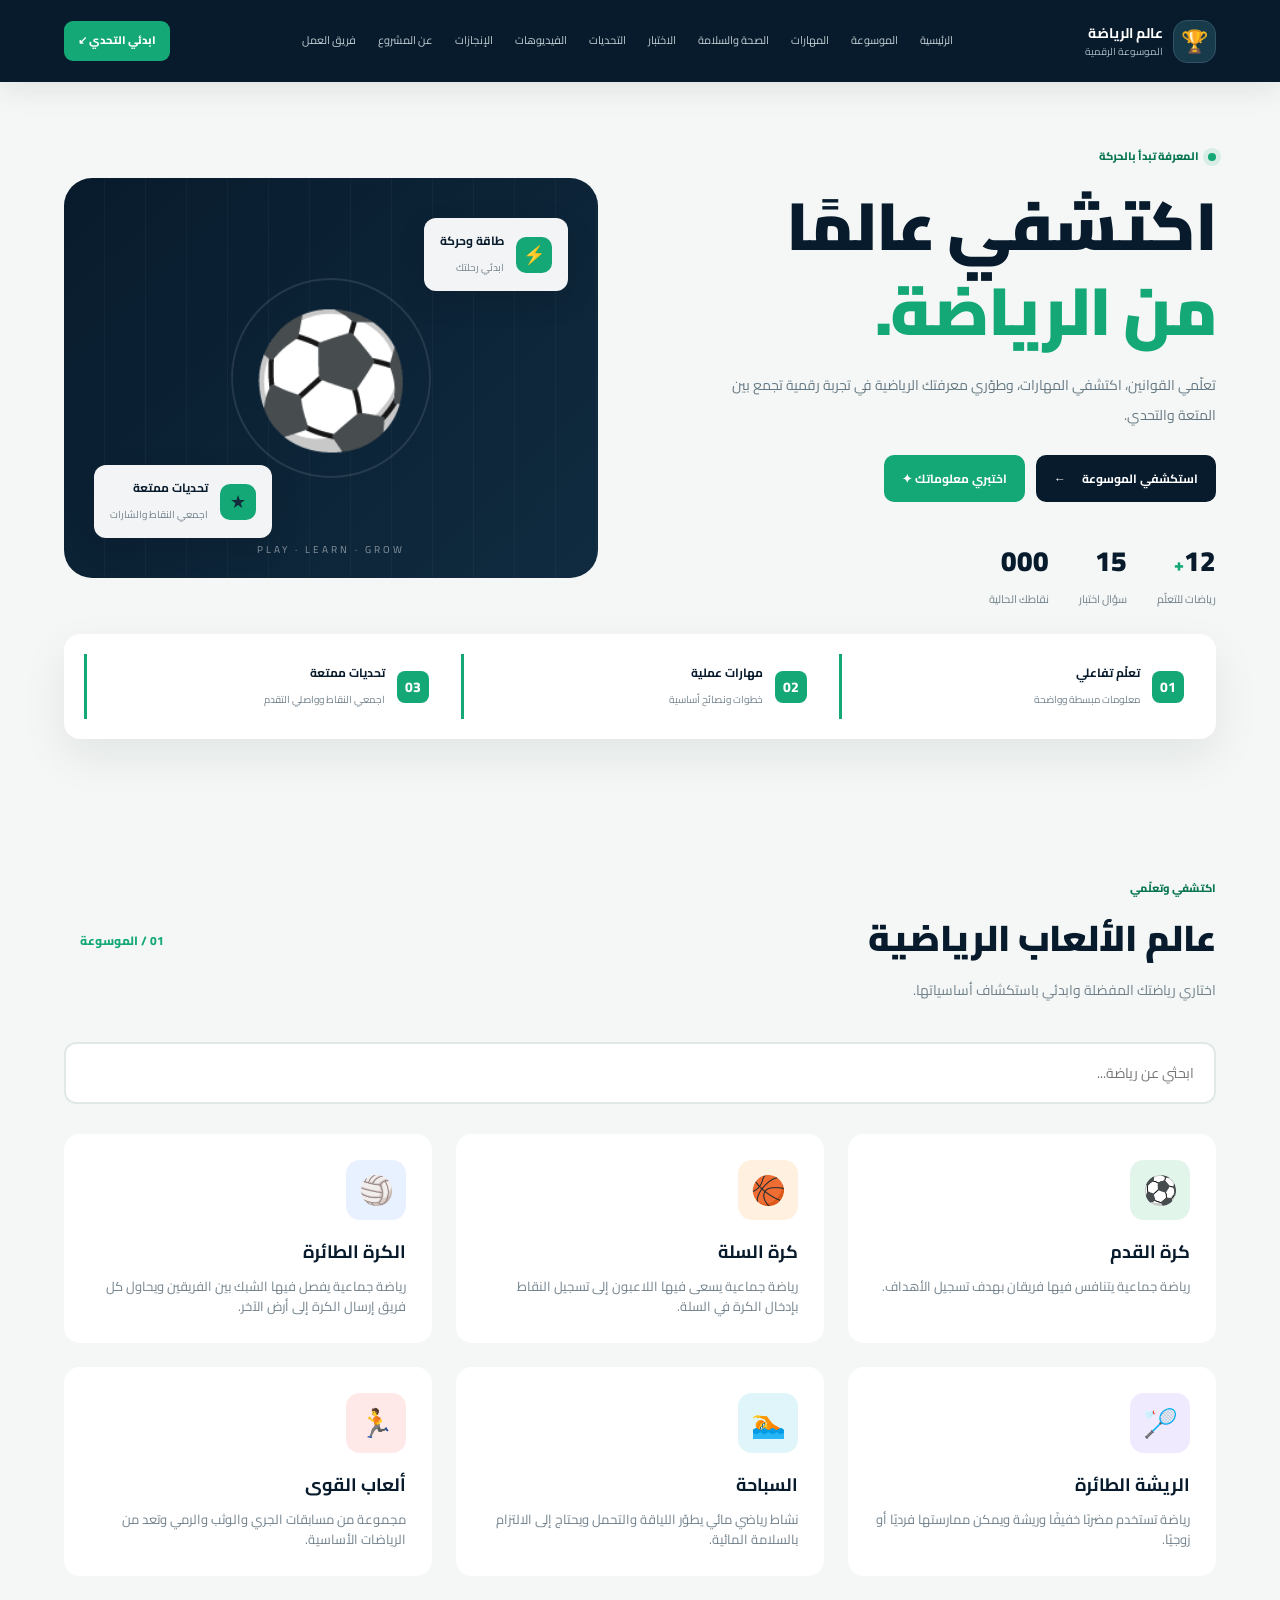
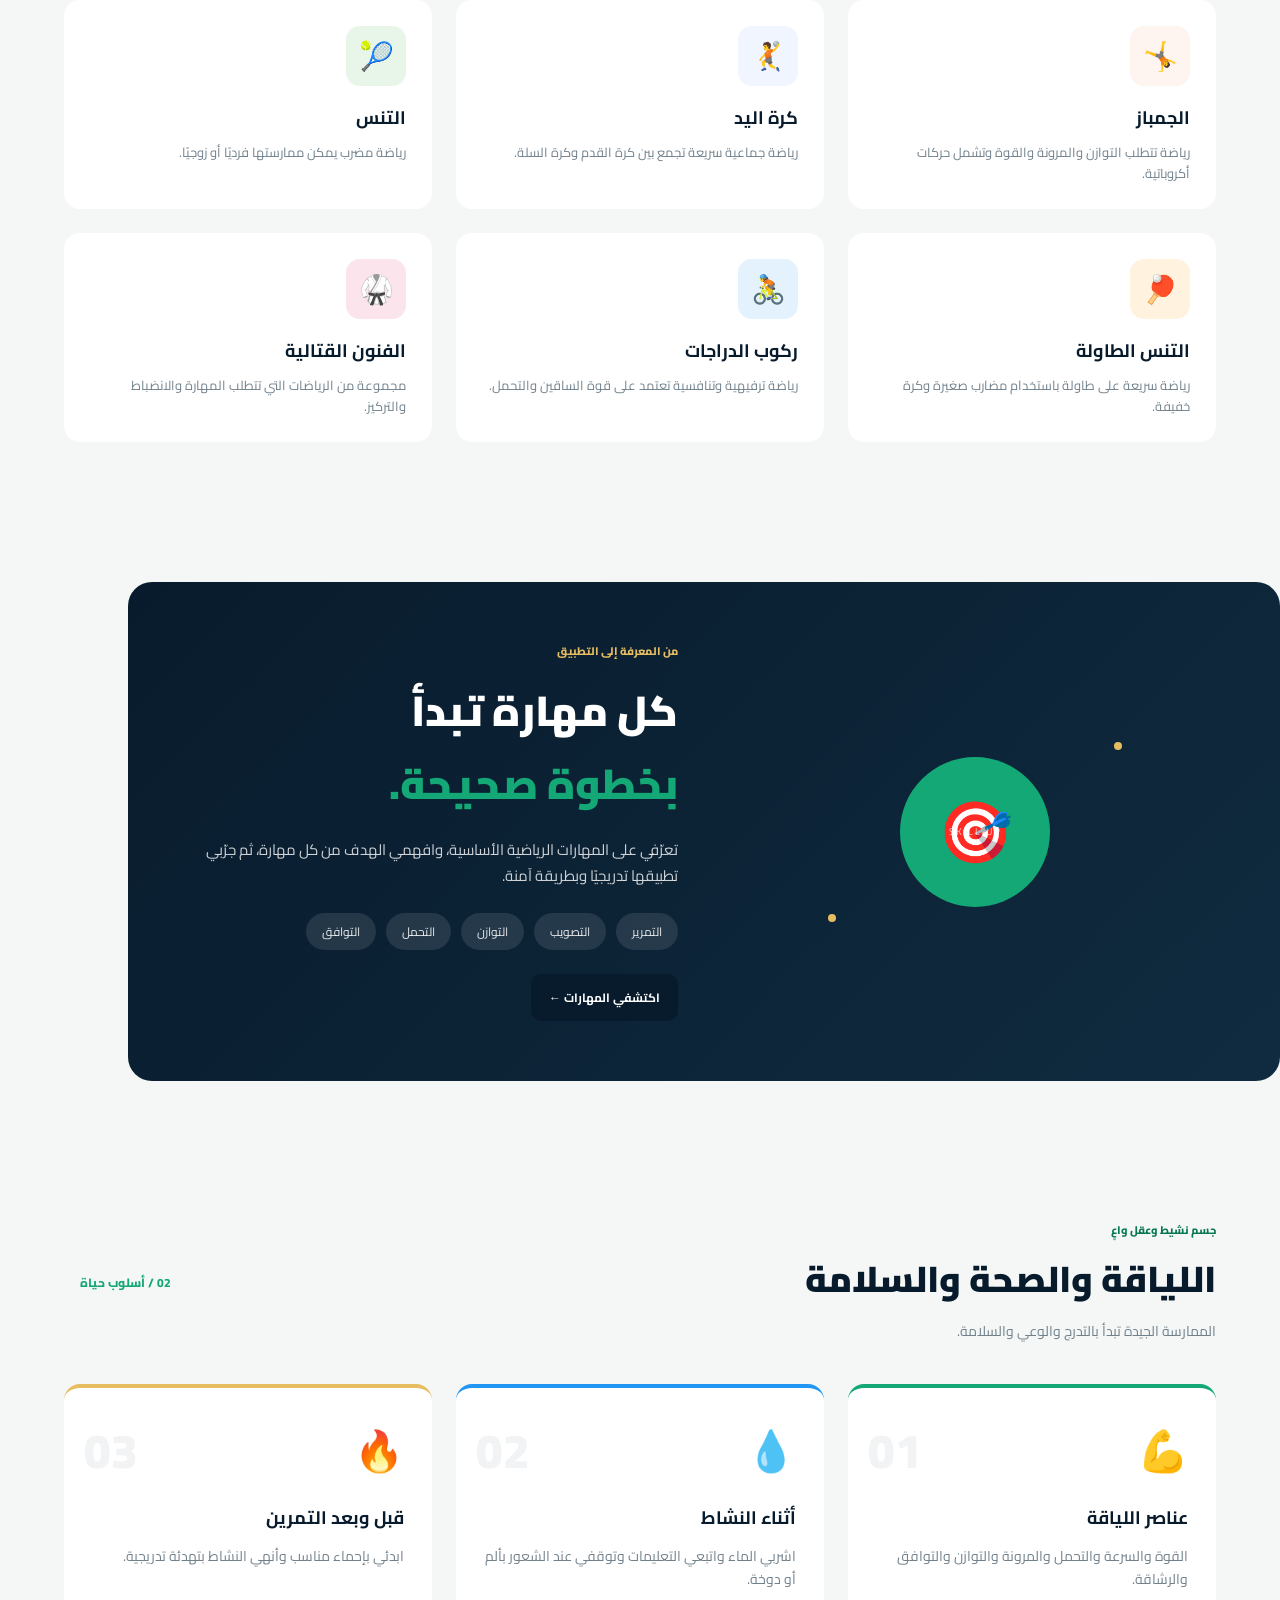
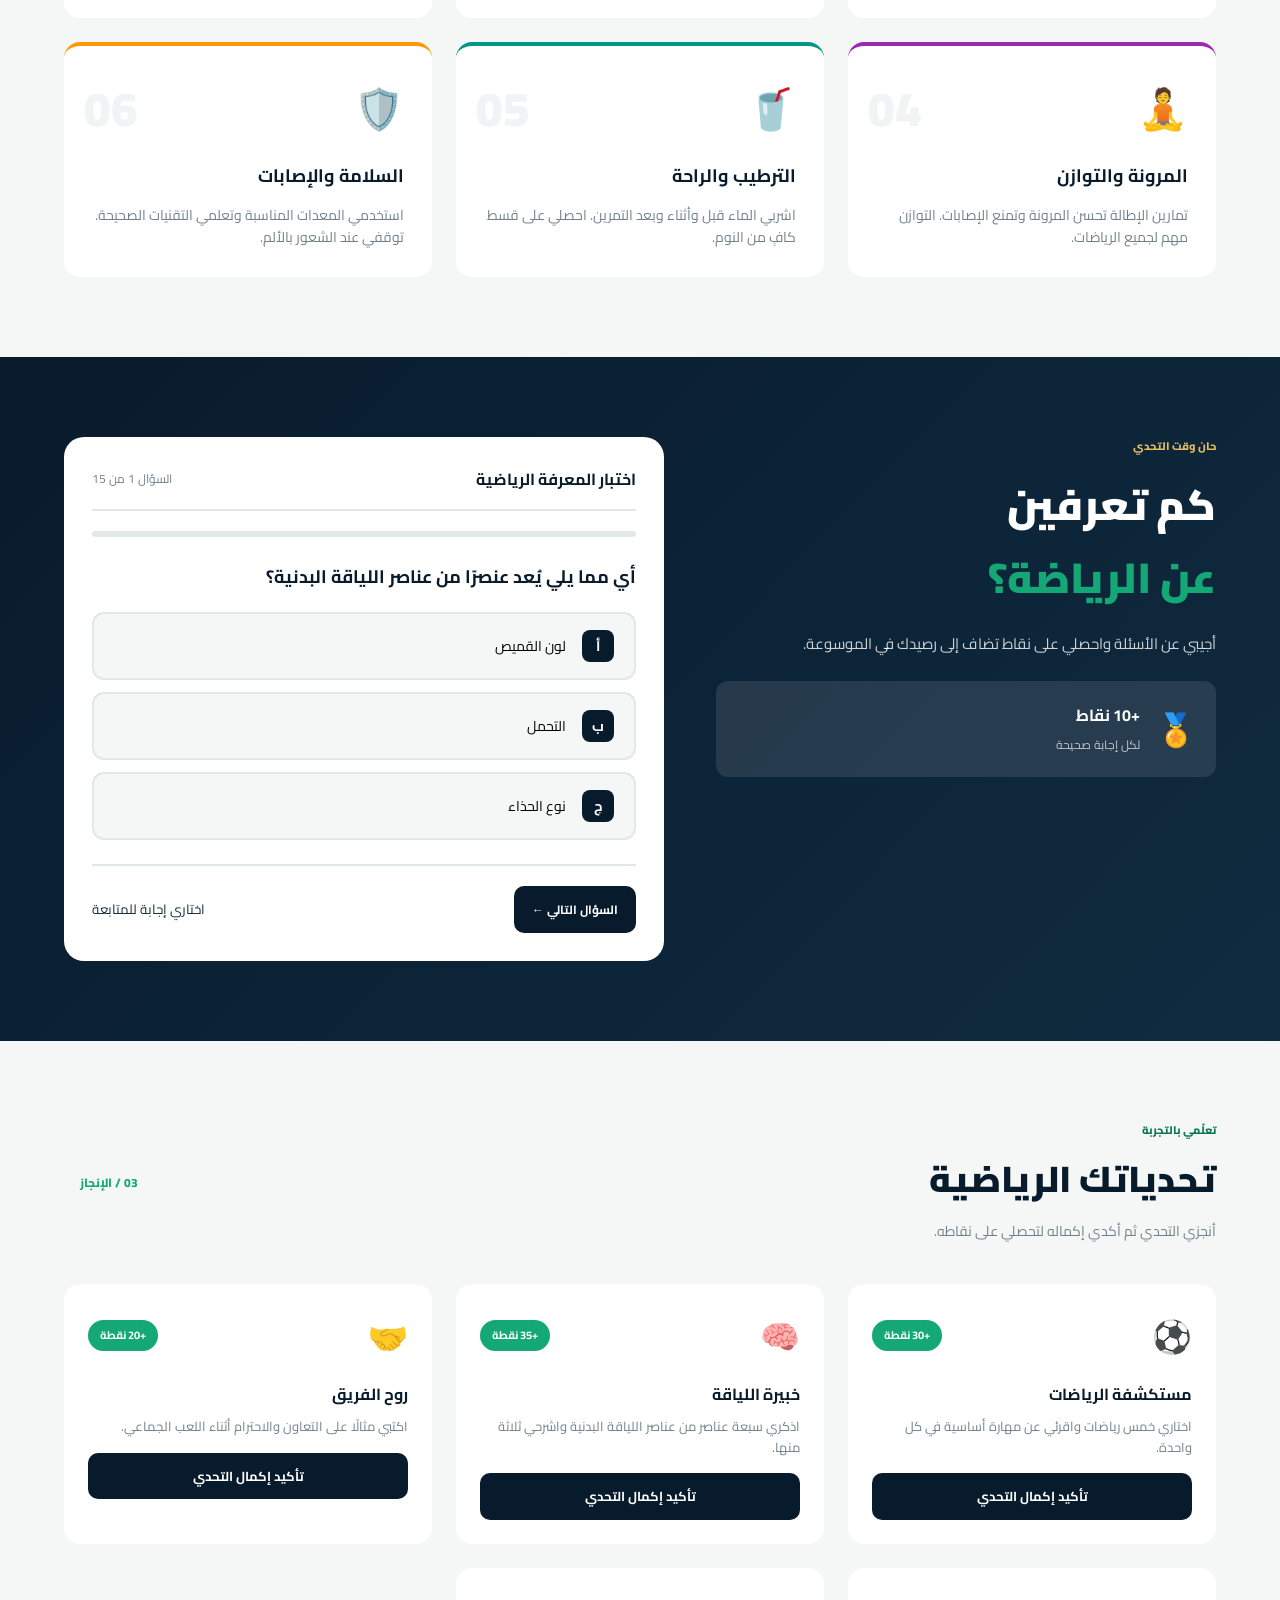
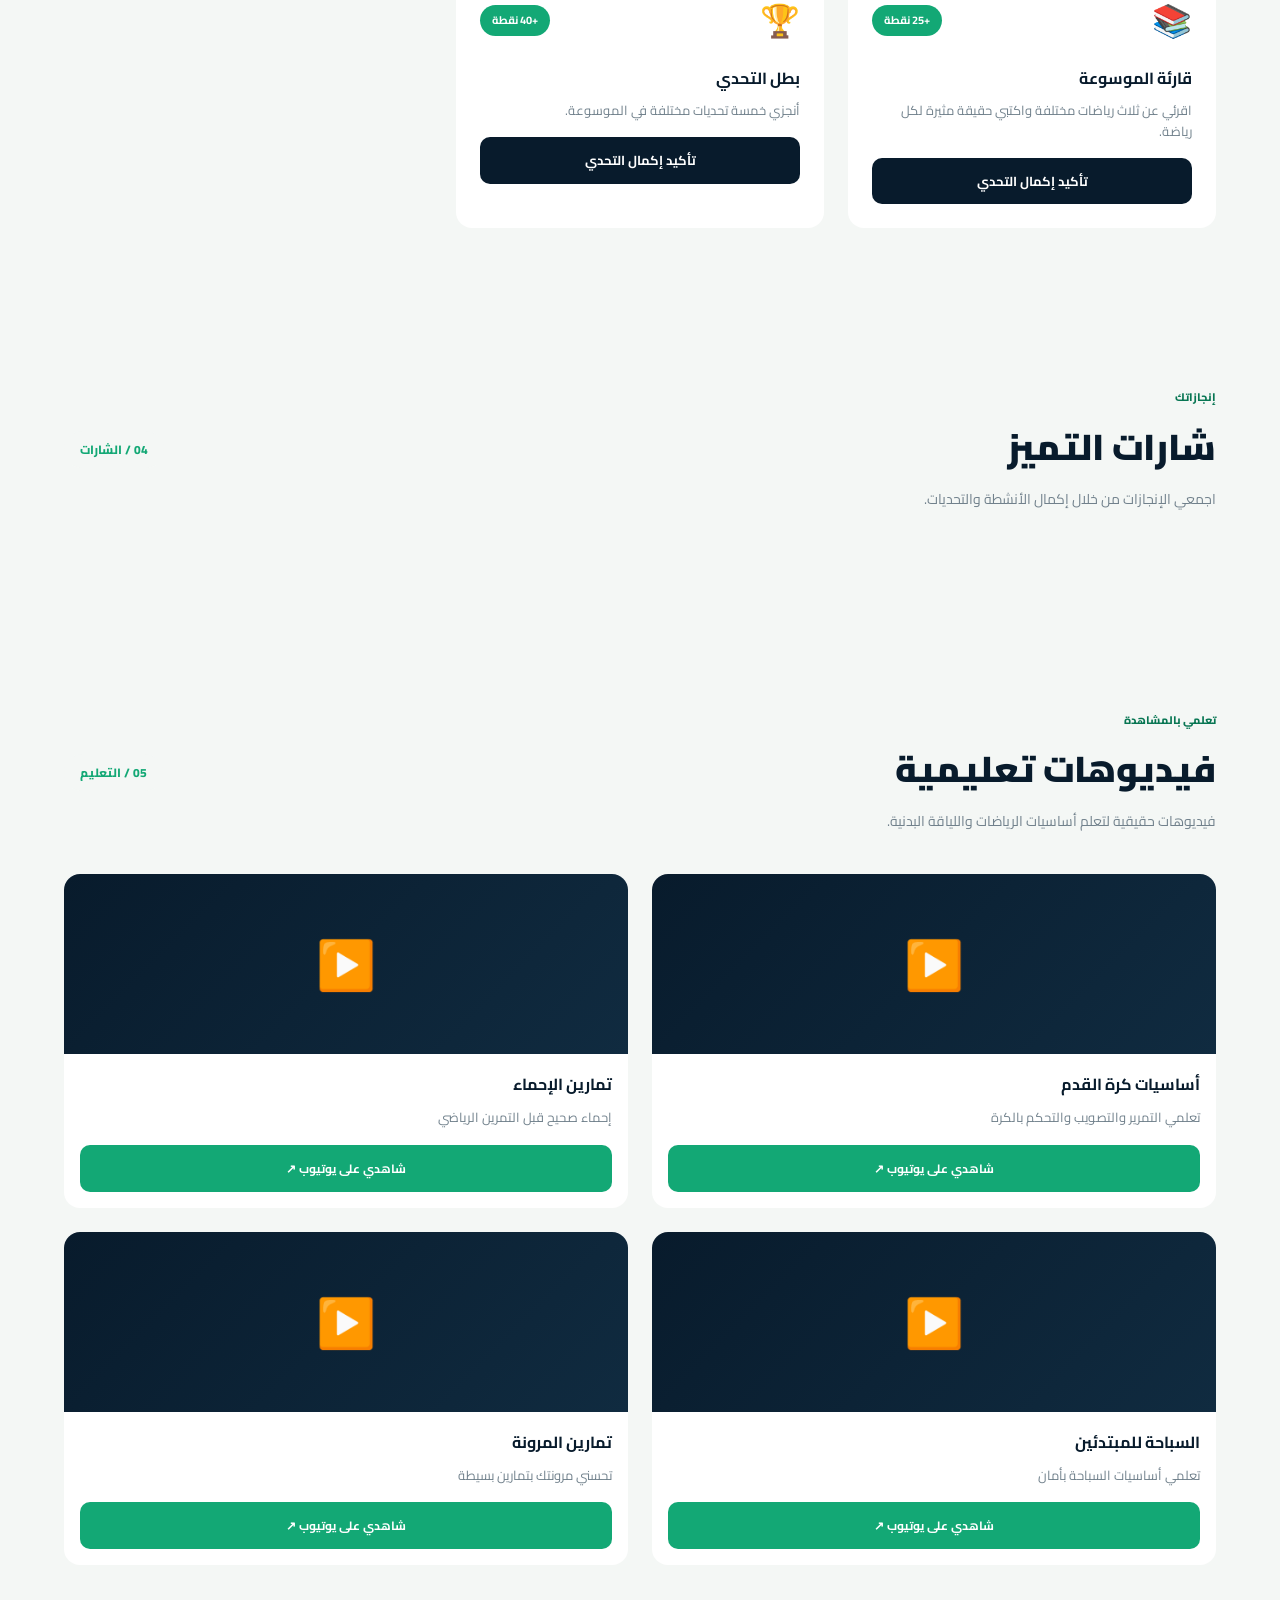
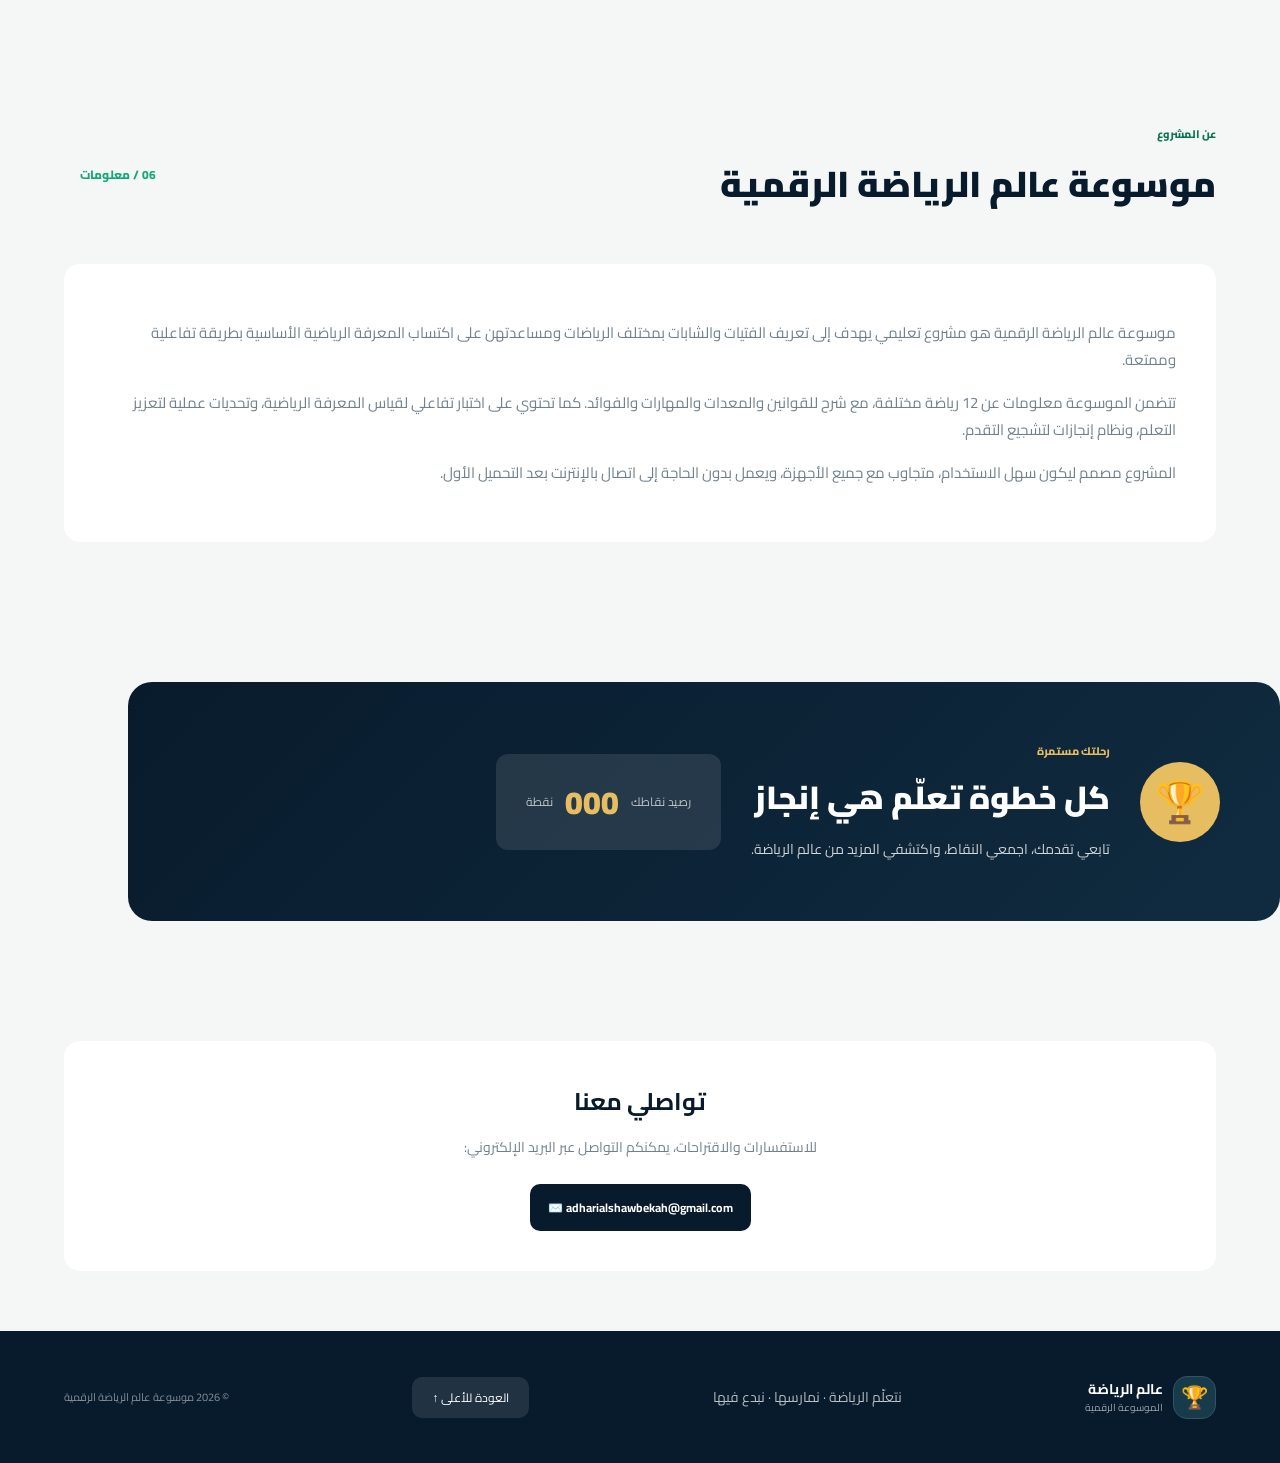
<file: index.html>
<!doctype html>
<html lang="ar" dir="rtl">
<head>
<meta charset="utf-8">
<meta name="viewport" content="width=device-width, initial-scale=1">
<meta name="description" content="موسوعة عالم الرياضة الرقمية">
<title>موسوعة عالم الرياضة الرقمية</title>
<link rel="stylesheet" href="style.css">
</head>
<body>
<header class="topbar">
  <a class="brand" href="#home"><span class="brand-icon">🏆</span><span><b>عالم الرياضة</b><small>الموسوعة الرقمية</small></span></a>
  <button class="menu-btn" id="menuBtn" aria-label="القائمة">☰</button>
  <nav id="nav"><a href="#home">الرئيسية</a><a href="#sports">الموسوعة</a><a href="#skills">المهارات</a><a href="#health">الصحة والسلامة</a><a href="#quiz">الاختبار</a><a href="#challenges">التحديات</a><a href="#videos">الفيديوهات</a><a href="#achievements">الإنجازات</a><a href="#about">عن المشروع</a><a href="credits.html">فريق العمل</a></nav>
  <a class="top-cta" href="#quiz">ابدئي التحدي ↙</a>
</header>
<main>
<section class="hero wrap" id="home">
  <div class="hero-copy">
    <div class="eyebrow"><span></span> المعرفة تبدأ بالحركة</div>
    <h1>اكتشفي عالمًا<br><em>من الرياضة.</em></h1>
    <p>تعلّمي القوانين، اكتشفي المهارات، وطوّري معرفتك الرياضية في تجربة رقمية تجمع بين المتعة والتحدي.</p>
    <div class="hero-actions"><a class="btn primary" href="#sports">استكشفي الموسوعة <b>←</b></a><a class="btn secondary" href="#quiz">اختبري معلوماتك ✦</a></div>
    <div class="stats"><div><b>12<span>+</span></b><small>رياضات للتعلّم</small></div><div><b>15</b><small>سؤال اختبار</small></div><div><b id="heroPoints">000</b><small>نقاطك الحالية</small></div></div>
  </div>
  <div class="hero-art"><div class="pitch-lines"></div><div class="orbit"></div><div class="ball">⚽</div><div class="floating float-a"><span>⚡</span><div><b>طاقة وحركة</b><small>ابدئي رحلتك</small></div></div><div class="floating float-b"><span>★</span><div><b>تحديات ممتعة</b><small>اجمعي النقاط والشارات</small></div></div><div class="art-caption">PLAY · LEARN · GROW</div></div>
</section>
<section class="wrap benefit-row"><div><span>01</span><div><b>تعلّم تفاعلي</b><small>معلومات مبسطة وواضحة</small></div></div><div><span>02</span><div><b>مهارات عملية</b><small>خطوات ونصائح أساسية</small></div></div><div><span>03</span><div><b>تحديات ممتعة</b><small>اجمعي النقاط وواصلي التقدم</small></div></div></section>
<section class="wrap section" id="sports"><div class="section-head"><div><label>اكتشفي وتعلّمي</label><h2>عالم الألعاب الرياضية</h2><p>اختاري رياضتك المفضلة وابدئي باستكشاف أساسياتها.</p></div><span class="section-number">01 / الموسوعة</span></div><div class="search-box"><input type="text" id="searchSports" placeholder="ابحثي عن رياضة..." aria-label="بحث عن رياضة"></div><div class="sports-grid" id="sportsGrid"></div></section>
<section class="wrap feature" id="skills"><div class="feature-art"><div class="skill-orb">🎯<span>SKILL UP</span></div><i class="spark spark-one"></i><i class="spark spark-two"></i></div><div class="feature-copy"><label>من المعرفة إلى التطبيق</label><h2>كل مهارة تبدأ<br><em>بخطوة صحيحة.</em></h2><p>تعرّفي على المهارات الرياضية الأساسية، وافهمي الهدف من كل مهارة، ثم جرّبي تطبيقها تدريجيًا وبطريقة آمنة.</p><div class="tags"><span>التمرير</span><span>التصويب</span><span>التوازن</span><span>التحمل</span><span>التوافق</span></div><button class="btn primary" id="showSkills">اكتشفي المهارات ←</button></div></section>
<section class="wrap skills-area hidden" id="skillsArea"><div class="section-head"><div><label>دليل المهارات</label><h2>مهارات رياضية أساسية</h2></div><button class="plain-btn" id="hideSkills">إغلاق ×</button></div><div class="skills-grid"><article><span>🤝</span><h3>التمرير</h3><p>نقل الكرة إلى زميل أو توجيهها إلى المكان المناسب بدقة وتحكم.</p><small>نصيحة: انتبهي للهدف قبل التمرير.</small></article><article><span>🎯</span><h3>التصويب</h3><p>توجيه الكرة نحو الهدف باستخدام حركة متزنة ومناسبة لنوع الرياضة.</p><small>نصيحة: ركزي على الهدف وثبتي وضعية الجسم.</small></article><article><span>⚖️</span><h3>التوازن</h3><p>المحافظة على ثبات الجسم والتحكم فيه أثناء الحركة.</p><small>نصيحة: ابدئي بحركات بسيطة وآمنة.</small></article><article><span>🏃</span><h3>التحمل</h3><p>القدرة على الاستمرار في النشاط البدني وفق الاستعداد.</p><small>نصيحة: زيدي النشاط تدريجيًا.</small></article></div></section>
<section class="wrap section" id="health"><div class="section-head"><div><label>جسم نشيط وعقل واعٍ</label><h2>اللياقة والصحة والسلامة</h2><p>الممارسة الجيدة تبدأ بالتدرج والوعي والسلامة.</p></div><span class="section-number">02 / أسلوب حياة</span></div><div class="health-grid"><article class="health-card health-green"><span>💪</span><h3>عناصر اللياقة</h3><p>القوة والسرعة والتحمل والمرونة والتوازن والتوافق والرشاقة.</p><b>01</b></article><article class="health-card health-blue"><span>💧</span><h3>أثناء النشاط</h3><p>اشربي الماء واتبعي التعليمات وتوقفي عند الشعور بألم أو دوخة.</p><b>02</b></article><article class="health-card health-gold"><span>🔥</span><h3>قبل وبعد التمرين</h3><p>ابدئي بإحماء مناسب وأنهي النشاط بتهدئة تدريجية.</p><b>03</b></article><article class="health-card health-purple"><span>🧘</span><h3>المرونة والتوازن</h3><p>تمارين الإطالة تحسن المرونة وتمنع الإصابات. التوازن مهم لجميع الرياضات.</p><b>04</b></article><article class="health-card health-teal"><span>🥤</span><h3>الترطيب والراحة</h3><p>اشربي الماء قبل وأثناء وبعد التمرين. احصلي على قسط كافٍ من النوم.</p><b>05</b></article><article class="health-card health-orange"><span>🛡️</span><h3>السلامة والإصابات</h3><p>استخدمي المعدات المناسبة وتعلمي التقنيات الصحيحة. توقفي عند الشعور بالألم.</p><b>06</b></article></div></section>
<section class="quiz-section" id="quiz"><div class="wrap quiz-layout"><div class="quiz-intro"><label>حان وقت التحدي</label><h2>كم تعرفين<br><em>عن الرياضة؟</em></h2><p>أجيبي عن الأسئلة واحصلي على نقاط تضاف إلى رصيدك في الموسوعة.</p><div class="reward"><span>🏅</span><div><b>+10 نقاط</b><small>لكل إجابة صحيحة</small></div></div></div><div class="quiz-box"><div class="quiz-top"><b>اختبار المعرفة الرياضية</b><span id="questionCounter">السؤال 1 من 5</span></div><div class="progress"><span id="progressFill"></span></div><div id="questionArea"></div><div id="feedback" aria-live="polite"></div><div class="quiz-controls"><button class="btn primary" id="nextQuestion" disabled>السؤال التالي ←</button><small id="quizHint">اختاري إجابة للمتابعة</small></div></div></div></section>
<section class="wrap section" id="challenges"><div class="section-head"><div><label>تعلّمي بالتجربة</label><h2>تحدياتك الرياضية</h2><p>أنجزي التحدي ثم أكدي إكماله لتحصلي على نقاطه.</p></div><span class="section-number">03 / الإنجاز</span></div><div class="challenge-grid" id="challengeGrid"></div></section>
<section class="wrap section" id="achievements"><div class="section-head"><div><label>إنجازاتك</label><h2>شارات التميز</h2><p>اجمعي الإنجازات من خلال إكمال الأنشطة والتحديات.</p></div><span class="section-number">04 / الشارات</span></div><div class="achievements-grid" id="achievementsGrid"></div></section>
<section class="wrap section" id="videos"><div class="section-head"><div><label>تعلمي بالمشاهدة</label><h2>فيديوهات تعليمية</h2><p>فيديوهات حقيقية لتعلم أساسيات الرياضات واللياقة البدنية.</p></div><span class="section-number">05 / التعليم</span></div><div class="videos-grid"><article class="video-card"><div class="video-thumbnail"><span>▶️</span></div><h3>أساسيات كرة القدم</h3><p>تعلمي التمرير والتصويب والتحكم بالكرة</p><a href="https://www.youtube.com/results?search_query=%D8%A3%D8%B3%D8%A7%D8%B3%D9%8A%D8%A7%D8%AA+%D9%83%D8%B1%D8%A9+%D8%A7%D9%84%D9%82%D8%AF%D9%85" target="_blank" rel="noopener noreferrer" class="btn secondary">شاهدي على يوتيوب ↗</a></article><article class="video-card"><div class="video-thumbnail"><span>▶️</span></div><h3>تمارين الإحماء</h3><p>إحماء صحيح قبل التمرين الرياضي</p><a href="https://www.youtube.com/results?search_query=%D8%AA%D9%85%D8%A7%D8%B1%D9%8A%D9%86+%D8%A7%D9%84%D8%A5%D8%AD%D9%85%D8%A7%D8%A1+%D9%82%D8%A8%D9%84+%D8%A7%D9%84%D8%AA%D9%85%D8%B1%D9%8A%D9%86" target="_blank" rel="noopener noreferrer" class="btn secondary">شاهدي على يوتيوب ↗</a></article><article class="video-card"><div class="video-thumbnail"><span>▶️</span></div><h3>السباحة للمبتدئين</h3><p>تعلمي أساسيات السباحة بأمان</p><a href="https://www.youtube.com/results?search_query=%D8%A7%D9%84%D8%B3%D8%A8%D8%A7%D8%AD%D8%A9+%D9%84%D9%84%D9%85%D8%A8%D8%AA%D8%AF%D8%A6%D9%8A%D9%86" target="_blank" rel="noopener noreferrer" class="btn secondary">شاهدي على يوتيوب ↗</a></article><article class="video-card"><div class="video-thumbnail"><span>▶️</span></div><h3>تمارين المرونة</h3><p>تحسني مرونتك بتمارين بسيطة</p><a href="https://www.youtube.com/results?search_query=%D8%AA%D9%85%D8%A7%D8%B1%D9%8A%D9%86+%D8%A7%D9%84%D9%85%D8%B1%D9%88%D8%A9" target="_blank" rel="noopener noreferrer" class="btn secondary">شاهدي على يوتيوب ↗</a></article></div></section>
<section class="wrap section" id="about"><div class="section-head"><div><label>عن المشروع</label><h2>موسوعة عالم الرياضة الرقمية</h2></div><span class="section-number">06 / معلومات</span></div><div class="about-content"><p>موسوعة عالم الرياضة الرقمية هو مشروع تعليمي يهدف إلى تعريف الفتيات والشابات بمختلف الرياضات ومساعدتهن على اكتساب المعرفة الرياضية الأساسية بطريقة تفاعلية وممتعة.</p><p>تتضمن الموسوعة معلومات عن 12 رياضة مختلفة، مع شرح للقوانين والمعدات والمهارات والفوائد. كما تحتوي على اختبار تفاعلي لقياس المعرفة الرياضية، وتحديات عملية لتعزيز التعلم، ونظام إنجازات لتشجيع التقدم.</p><p>المشروع مصمم ليكون سهل الاستخدام، متجاوب مع جميع الأجهزة، ويعمل بدون الحاجة إلى اتصال بالإنترنت بعد التحميل الأول.</p></div></section>
<section class="wrap achievement"><div class="trophy">🏆</div><div class="achievement-copy"><label>رحلتك مستمرة</label><h2>كل خطوة تعلّم هي إنجاز</h2><p>تابعي تقدمك، اجمعي النقاط، واكتشفي المزيد من عالم الرياضة.</p></div><div class="score"><small>رصيد نقاطك</small><strong id="footerPoints">000</strong><small>نقطة</small></div></section>
<section class="wrap contact-section"><div class="contact-content"><h3>تواصلي معنا</h3><p>للاستفسارات والاقتراحات، يمكنكم التواصل عبر البريد الإلكتروني:</p><a href="mailto:adharialshawbekah@gmail.com" class="btn primary">adharialshawbekah@gmail.com ✉️</a></div></section>
</main>
<footer><a class="brand" href="#home"><span class="brand-icon">🏆</span><span><b>عالم الرياضة</b><small>الموسوعة الرقمية</small></span></a><p>نتعلّم الرياضة · نمارسها · نبدع فيها</p><a href="#home">العودة للأعلى ↑</a><small class="copyright">© <span id="year"></span> موسوعة عالم الرياضة الرقمية</small></footer>
<dialog id="sportDialog"><button class="close-dialog" id="closeDialog">×</button><div id="dialogContent"></div></dialog>
<div id="toast" role="status" aria-live="polite"></div>
<script src="script.js"></script>
</body>
</html>
</file>
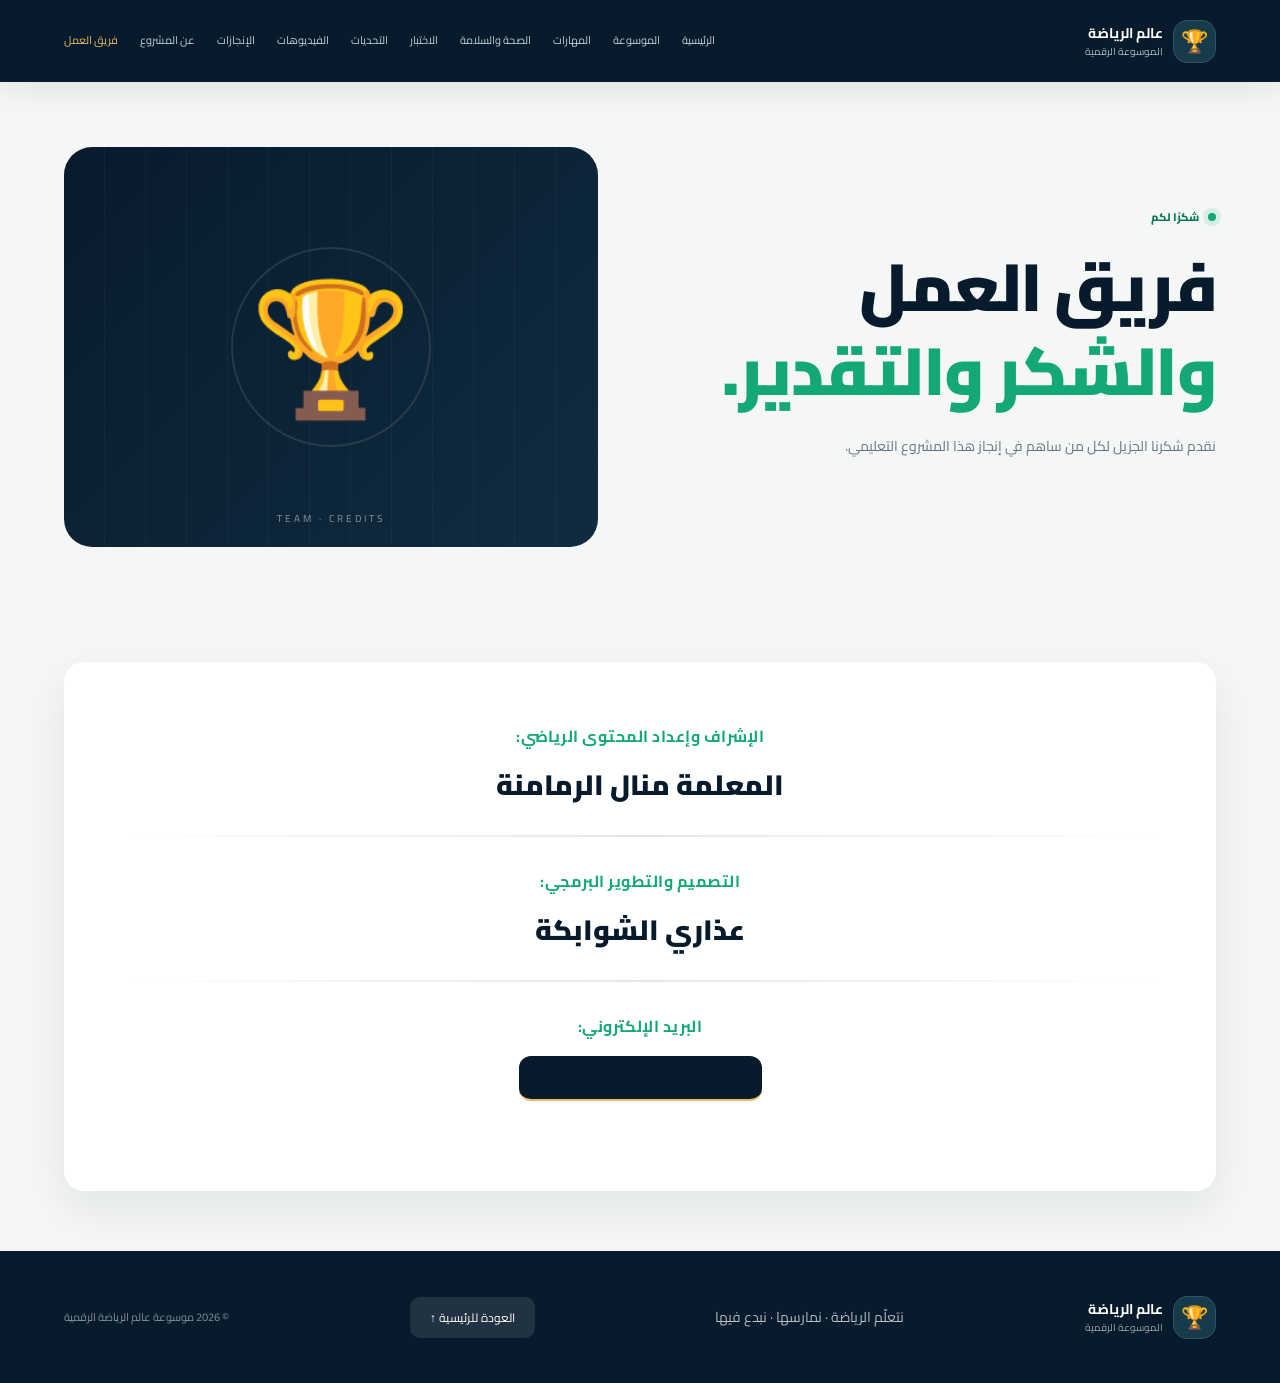
<file: credits.html>
<!doctype html>
<html lang="ar" dir="rtl">
<head>
<meta charset="utf-8">
<meta name="viewport" content="width=device-width, initial-scale=1">
<meta name="description" content="فريق عمل موسوعة عالم الرياضة الرقمية">
<title>فريق العمل - موسوعة عالم الرياضة الرقمية</title>
<link rel="stylesheet" href="style.css">
</head>
<body>
<header class="topbar">
  <a class="brand" href="index.html"><span class="brand-icon">🏆</span><span><b>عالم الرياضة</b><small>الموسوعة الرقمية</small></span></a>
  <button class="menu-btn" id="menuBtn" aria-label="القائمة">☰</button>
  <nav id="nav"><a href="index.html#home">الرئيسية</a><a href="index.html#sports">الموسوعة</a><a href="index.html#skills">المهارات</a><a href="index.html#health">الصحة والسلامة</a><a href="index.html#quiz">الاختبار</a><a href="index.html#challenges">التحديات</a><a href="index.html#videos">الفيديوهات</a><a href="index.html#achievements">الإنجازات</a><a href="index.html#about">عن المشروع</a><a href="credits.html" class="active">فريق العمل</a></nav>
</header>
<main>
<section class="hero wrap credits-hero">
  <div class="hero-copy">
    <div class="eyebrow"><span></span> شكرًا لكم</div>
    <h1>فريق العمل<br><em>والشكر والتقدير.</em></h1>
    <p>نقدم شكرنا الجزيل لكل من ساهم في إنجاز هذا المشروع التعليمي.</p>
  </div>
  <div class="hero-art"><div class="pitch-lines"></div><div class="orbit"></div><div class="ball">🏆</div><div class="art-caption">TEAM · CREDITS</div></div>
</section>
<section class="wrap credits-section">
  <div class="credits-container">
    <div class="credit-group">
      <div class="credit-label">الإشراف وإعداد المحتوى الرياضي:</div>
      <div class="credit-name">المعلمة منال الرمامنة</div>
    </div>
    <div class="credit-divider"></div>
    <div class="credit-group">
      <div class="credit-label">التصميم والتطوير البرمجي:</div>
      <div class="credit-name">عذاري الشوابكة</div>
    </div>
    <div class="credit-divider"></div>
    <div class="credit-group">
      <div class="credit-label">البريد الإلكتروني:</div>
      <div class="credit-email"><a href="mailto:adharialshawbekah@gmail.com" class="email-link">adharialshawbekah@gmail.com</a></div>
    </div>
  </div>
</section>
</main>
<footer><a class="brand" href="index.html#home"><span class="brand-icon">🏆</span><span><b>عالم الرياضة</b><small>الموسوعة الرقمية</small></span></a><p>نتعلّم الرياضة · نمارسها · نبدع فيها</p><a href="index.html#home">العودة للرئيسية ↑</a><small class="copyright">© <span id="year"></span> موسوعة عالم الرياضة الرقمية</small></footer>
<script>
document.getElementById("year").textContent = new Date().getFullYear();
document.getElementById("menuBtn").addEventListener("click", () => document.getElementById("nav").classList.toggle("open"));
document.querySelectorAll("#nav a").forEach(a => a.addEventListener("click", () => document.getElementById("nav").classList.remove("open")));
</script>
</body>
</html>
</file>
<file: style.css>
@import url('https://fonts.googleapis.com/css2?family=Cairo:wght@400;500;600;700;800;900&display=swap');
:root {
  --navy: #081b2c;
  --navy2: #102b40;
  --green: #13a875;
  --green-dark: #087653;
  --gold: #e7bd62;
  --paper: #f4f7f5;
  --ink: #142b3b;
  --muted: #71818c;
  --line: #e1e9e4;
  --white: #fff;
  --shadow: 0 18px 45px rgba(8,27,44,.08);
  --purple: #9c27b0;
  --teal: #009688;
  --orange: #ff9800;
}

* {
  box-sizing: border-box;
}

html {
  scroll-behavior: smooth;
  scroll-padding-top: 90px;
}

body {
  margin: 0;
  background: var(--paper);
  color: var(--ink);
  font-family: 'Cairo', Tahoma, sans-serif;
  line-height: 1.75;
}

a {
  color: inherit;
  text-decoration: none;
}

button {
  font: inherit;
  cursor: pointer;
}

.wrap {
  width: min(1160px, 90%);
  margin-inline: auto;
}

/* Topbar */
.topbar {
  height: 82px;
  background: var(--navy);
  color: #fff;
  display: flex;
  align-items: center;
  justify-content: space-between;
  gap: 25px;
  padding: 0 5%;
  position: sticky;
  top: 0;
  z-index: 30;
  box-shadow: 0 8px 30px #081b2c16;
}

.brand {
  display: flex;
  align-items: center;
  gap: 10px;
  flex-shrink: 0;
}

.brand-icon {
  width: 43px;
  height: 43px;
  display: grid;
  place-items: center;
  background: #173b4b;
  border: 1px solid #315364;
  border-radius: 14px;
  font-size: 22px;
}

.brand b,
.brand small {
  display: block;
  line-height: 1.5;
}

.brand b {
  font-size: 14px;
}

.brand small {
  font-size: 10px;
  color: #a7bdc6;
}

.topbar nav {
  display: flex;
  align-items: center;
  gap: 22px;
}

.topbar nav a {
  font-size: 11px;
  color: #c3d0d5;
  transition: .2s;
  padding: 8px 0;
}

.topbar nav a:hover,
.topbar nav a.active {
  color: var(--gold);
}

.top-cta {
  font-size: 11px;
  font-weight: 800;
  background: var(--green);
  padding: 10px 14px;
  border-radius: 9px;
  white-space: nowrap;
}

.menu-btn {
  display: none;
  background: none;
  border: 0;
  color: white;
  font-size: 25px;
}

/* Hero */
.hero {
  display: grid;
  grid-template-columns: 1.03fr .97fr;
  align-items: center;
  gap: 52px;
  padding-block: 65px 55px;
  min-height: 570px;
}

.eyebrow,
label {
  display: flex;
  align-items: center;
  gap: 9px;
  color: var(--green-dark);
  font-size: 11px;
  font-weight: 800;
}

.eyebrow span {
  width: 8px;
  height: 8px;
  background: var(--green);
  border-radius: 50%;
  box-shadow: 0 0 0 5px #13a87520;
}

.hero h1 {
  font-size: clamp(44px, 5.2vw, 68px);
  line-height: 1.27;
  letter-spacing: -1.5px;
  margin: 18px 0;
  color: var(--navy);
  font-weight: 900;
}

.hero h1 em,
.feature-copy h2 em,
.quiz-intro h2 em {
  color: var(--green);
  font-style: normal;
}

.hero-copy > p {
  font-size: 14px;
  line-height: 2.1;
  color: #657782;
  max-width: 520px;
  margin: 0 0 25px;
}

.hero-actions {
  display: flex;
  gap: 11px;
  flex-wrap: wrap;
}

.btn {
  display: inline-flex;
  align-items: center;
  justify-content: center;
  gap: 16px;
  border: 0;
  border-radius: 10px;
  padding: 13px 18px;
  font-size: 12px;
  font-weight: 700;
  transition: .2s;
}

.btn.primary {
  background: var(--navy);
  color: #fff;
}

.btn.primary:hover {
  background: var(--navy2);
  transform: translateY(-2px);
}

.btn.secondary {
  background: var(--green);
  color: #fff;
}

.btn.secondary:hover {
  background: var(--green-dark);
  transform: translateY(-2px);
}

.stats {
  display: flex;
  gap: 30px;
  margin-top: 35px;
}

.stats > div {
  display: flex;
  flex-direction: column;
}

.stats b {
  font-size: 28px;
  color: var(--navy);
  font-weight: 900;
}

.stats b span {
  font-size: 18px;
  color: var(--green);
}

.stats small {
  font-size: 11px;
  color: var(--muted);
  margin-top: 4px;
}

.hero-art {
  position: relative;
  height: 400px;
  background: linear-gradient(135deg, var(--navy) 0%, var(--navy2) 100%);
  border-radius: 28px;
  overflow: hidden;
}

.pitch-lines {
  position: absolute;
  inset: 0;
  background: repeating-linear-gradient(
    90deg,
    transparent,
    transparent 40px,
    rgba(255,255,255,.03) 40px,
    rgba(255,255,255,.03) 41px
  );
}

.orbit {
  position: absolute;
  top: 50%;
  left: 50%;
  transform: translate(-50%, -50%);
  width: 200px;
  height: 200px;
  border: 2px solid rgba(255,255,255,.1);
  border-radius: 50%;
}

.ball {
  position: absolute;
  top: 50%;
  left: 50%;
  transform: translate(-50%, -50%);
  font-size: 130px;
  animation: bounce 3s ease-in-out infinite;
}

@keyframes bounce {
  0%, 100% { transform: translate(-50%, -50%) translateY(0); }
  50% { transform: translate(-50%, -50%) translateY(-20px); }
}

.floating {
  position: absolute;
  background: rgba(255,255,255,.95);
  padding: 12px 16px;
  border-radius: 12px;
  display: flex;
  align-items: center;
  gap: 12px;
  box-shadow: 0 10px 30px rgba(0,0,0,.1);
  animation: float 4s ease-in-out infinite;
}

.floating > span {
  width: 36px;
  height: 36px;
  display: grid;
  place-items: center;
  background: var(--green);
  border-radius: 10px;
  font-size: 18px;
}

.floating b {
  font-size: 12px;
  color: var(--navy);
  display: block;
}

.floating small {
  font-size: 10px;
  color: var(--muted);
}

.float-a {
  top: 40px;
  right: 30px;
  animation-delay: 0s;
}

.float-b {
  bottom: 40px;
  left: 30px;
  animation-delay: 1s;
}

@keyframes float {
  0%, 100% { transform: translateY(0); }
  50% { transform: translateY(-10px); }
}

.art-caption {
  position: absolute;
  bottom: 20px;
  left: 50%;
  transform: translateX(-50%);
  font-size: 10px;
  letter-spacing: 3px;
  color: rgba(255,255,255,.5);
}

/* Benefit Row */
.benefit-row {
  display: grid;
  grid-template-columns: repeat(3, 1fr);
  gap: 20px;
  padding: 20px;
  background: #fff;
  border-radius: 16px;
  margin: -30px auto 60px;
  box-shadow: var(--shadow);
}

.benefit-row > div {
  display: flex;
  align-items: center;
  gap: 12px;
  padding: 8px 12px;
  border-left: 3px solid var(--green);
}

.benefit-row span {
  width: 32px;
  height: 32px;
  display: grid;
  place-items: center;
  background: var(--green);
  color: #fff;
  border-radius: 8px;
  font-weight: 800;
  font-size: 14px;
}

.benefit-row b {
  font-size: 12px;
  color: var(--navy);
  display: block;
}

.benefit-row small {
  font-size: 10px;
  color: var(--muted);
}

/* Section */
.section {
  padding: 80px 0;
}

.section-head {
  display: flex;
  align-items: center;
  justify-content: space-between;
  margin-bottom: 40px;
  flex-wrap: wrap;
  gap: 20px;
}

.section-head > div {
  flex: 1;
}

.section-head label {
  margin-bottom: 8px;
}

.section-head h2 {
  font-size: 36px;
  color: var(--navy);
  font-weight: 900;
  margin: 0 0 8px;
}

.section-head p {
  font-size: 14px;
  color: var(--muted);
  margin: 0;
}

.section-number {
  font-size: 12px;
  color: var(--green);
  font-weight: 800;
  padding: 8px 16px;
  background: var(--paper);
  border-radius: 20px;
}

/* Search Box */
.search-box {
  margin-bottom: 30px;
}

.search-box input {
  width: 100%;
  padding: 16px 20px;
  border: 2px solid var(--line);
  border-radius: 12px;
  font-size: 14px;
  font-family: inherit;
  transition: .2s;
}

.search-box input:focus {
  outline: none;
  border-color: var(--green);
}

/* Sports Grid */
.sports-grid {
  display: grid;
  grid-template-columns: repeat(3, 1fr);
  gap: 24px;
}

.sport-card {
  background: #fff;
  border-radius: 16px;
  padding: 24px;
  position: relative;
  cursor: pointer;
  transition: .3s;
  border: 2px solid transparent;
  min-height: 200px;
}

.sport-card:hover {
  transform: translateY(-5px);
  box-shadow: var(--shadow);
  border-color: var(--green);
}

.sport-card:focus {
  outline: none;
  border-color: var(--green);
  box-shadow: 0 0 0 3px rgba(19,168,117,.2);
}

.card-arrow {
  position: absolute;
  top: 16px;
  left: 16px;
  font-size: 20px;
  color: var(--green);
  opacity: 0;
  transition: .2s;
}

.sport-card:hover .card-arrow {
  opacity: 1;
}

.sport-icon {
  width: 60px;
  height: 60px;
  display: grid;
  place-items: center;
  background: var(--tint);
  border-radius: 14px;
  font-size: 28px;
  margin-bottom: 16px;
}

.sport-card h3 {
  font-size: 18px;
  color: var(--navy);
  margin: 0 0 8px;
}

.sport-card p {
  font-size: 13px;
  color: var(--muted);
  margin: 0;
  line-height: 1.6;
}

/* Feature */
.feature {
  display: grid;
  grid-template-columns: 1fr 1fr;
  gap: 52px;
  align-items: center;
  padding: 60px;
  background: linear-gradient(135deg, var(--navy) 0%, var(--navy2) 100%);
  border-radius: 24px;
  color: #fff;
  margin: 60px 0;
}

.feature-art {
  height: 300px;
  position: relative;
  display: grid;
  place-items: center;
}

.skill-orb {
  width: 150px;
  height: 150px;
  display: grid;
  place-items: center;
  background: var(--green);
  border-radius: 50%;
  font-size: 60px;
  animation: pulse 2s ease-in-out infinite;
}

.skill-orb span {
  position: absolute;
  font-size: 10px;
  letter-spacing: 2px;
  color: rgba(255,255,255,.7);
}

@keyframes pulse {
  0%, 100% { transform: scale(1); }
  50% { transform: scale(1.05); }
}

.spark {
  position: absolute;
  width: 8px;
  height: 8px;
  background: var(--gold);
  border-radius: 50%;
  animation: sparkle 1.5s ease-in-out infinite;
}

.spark-one {
  top: 20%;
  right: 20%;
  animation-delay: 0s;
}

.spark-two {
  bottom: 20%;
  left: 20%;
  animation-delay: .5s;
}

@keyframes sparkle {
  0%, 100% { opacity: 1; transform: scale(1); }
  50% { opacity: .5; transform: scale(1.5); }
}

.feature-copy label {
  color: var(--gold);
  margin-bottom: 12px;
}

.feature-copy h2 {
  font-size: 42px;
  color: #fff;
  font-weight: 900;
  margin: 0 0 16px;
}

.feature-copy p {
  font-size: 15px;
  color: rgba(255,255,255,.8);
  margin-bottom: 24px;
}

.tags {
  display: flex;
  flex-wrap: wrap;
  gap: 10px;
  margin-bottom: 24px;
}

.tags span {
  padding: 8px 16px;
  background: rgba(255,255,255,.1);
  border-radius: 20px;
  font-size: 12px;
  color: rgba(255,255,255,.9);
}

/* Skills Area */
.skills-area {
  padding: 60px;
  background: #fff;
  border-radius: 20px;
  margin: 40px 0;
}

.skills-area.hidden {
  display: none;
}

.skills-grid {
  display: grid;
  grid-template-columns: repeat(2, 1fr);
  gap: 24px;
}

.skills-grid article {
  padding: 24px;
  background: var(--paper);
  border-radius: 12px;
}

.skills-grid span {
  font-size: 32px;
  margin-bottom: 12px;
  display: block;
}

.skills-grid h3 {
  font-size: 18px;
  color: var(--navy);
  margin: 0 0 8px;
}

.skills-grid p {
  font-size: 14px;
  color: var(--muted);
  margin: 0 0 8px;
}

.skills-grid small {
  font-size: 12px;
  color: var(--green-dark);
  display: block;
}

.plain-btn {
  background: none;
  border: none;
  font-size: 14px;
  color: var(--muted);
  cursor: pointer;
  padding: 8px;
}

.plain-btn:hover {
  color: var(--navy);
}

/* Health Grid */
.health-grid {
  display: grid;
  grid-template-columns: repeat(3, 1fr);
  gap: 24px;
}

.health-card {
  background: #fff;
  border-radius: 16px;
  padding: 28px;
  position: relative;
  transition: .3s;
}

.health-card:hover {
  transform: translateY(-5px);
  box-shadow: var(--shadow);
}

.health-card span {
  font-size: 40px;
  margin-bottom: 16px;
  display: block;
}

.health-card h3 {
  font-size: 18px;
  color: var(--navy);
  margin: 0 0 12px;
}

.health-card p {
  font-size: 14px;
  color: var(--muted);
  margin: 0;
  line-height: 1.6;
}

.health-card b {
  position: absolute;
  top: 20px;
  left: 20px;
  font-size: 48px;
  font-weight: 900;
  opacity: .05;
}

.health-green { border-top: 4px solid var(--green); }
.health-blue { border-top: 4px solid #2196f3; }
.health-gold { border-top: 4px solid var(--gold); }
.health-purple { border-top: 4px solid var(--purple); }
.health-teal { border-top: 4px solid var(--teal); }
.health-orange { border-top: 4px solid var(--orange); }

/* Quiz Section */
.quiz-section {
  padding: 80px 0;
  background: linear-gradient(135deg, var(--navy) 0%, var(--navy2) 100%);
  color: #fff;
}

.quiz-layout {
  display: grid;
  grid-template-columns: 1fr 1.2fr;
  gap: 52px;
  align-items: start;
}

.quiz-intro label {
  color: var(--gold);
  margin-bottom: 12px;
}

.quiz-intro h2 {
  font-size: 42px;
  color: #fff;
  font-weight: 900;
  margin: 0 0 16px;
}

.quiz-intro p {
  font-size: 15px;
  color: rgba(255,255,255,.8);
  margin-bottom: 24px;
}

.reward {
  display: flex;
  align-items: center;
  gap: 16px;
  padding: 20px;
  background: rgba(255,255,255,.1);
  border-radius: 12px;
}

.reward span {
  font-size: 32px;
}

.reward b {
  font-size: 16px;
  display: block;
}

.reward small {
  font-size: 12px;
  color: rgba(255,255,255,.7);
}

.quiz-box {
  background: #fff;
  border-radius: 20px;
  padding: 28px;
  color: var(--ink);
}

.quiz-top {
  display: flex;
  justify-content: space-between;
  align-items: center;
  margin-bottom: 20px;
  padding-bottom: 16px;
  border-bottom: 2px solid var(--line);
}

.quiz-top b {
  font-size: 16px;
  color: var(--navy);
}

.quiz-top span {
  font-size: 12px;
  color: var(--muted);
}

.progress {
  height: 6px;
  background: var(--line);
  border-radius: 3px;
  margin-bottom: 24px;
  overflow: hidden;
}

.progress span {
  display: block;
  height: 100%;
  background: var(--green);
  border-radius: 3px;
  transition: .3s;
  width: 0;
}

.question-title {
  font-size: 18px;
  color: var(--navy);
  margin: 0 0 20px;
  font-weight: 700;
}

.answers {
  display: flex;
  flex-direction: column;
  gap: 12px;
}

.answer {
  display: flex;
  align-items: center;
  gap: 16px;
  padding: 16px 20px;
  background: var(--paper);
  border: 2px solid var(--line);
  border-radius: 12px;
  text-align: right;
  transition: .2s;
  font-size: 14px;
}

.answer:hover:not(:disabled) {
  border-color: var(--green);
  background: #e8f5e9;
}

.answer:disabled {
  cursor: not-allowed;
}

.answer.correct {
  border-color: var(--green);
  background: #e8f5e9;
}

.answer.wrong {
  border-color: #f44336;
  background: #ffebee;
}

.answer-letter {
  width: 32px;
  height: 32px;
  display: grid;
  place-items: center;
  background: var(--navy);
  color: #fff;
  border-radius: 8px;
  font-weight: 700;
  font-size: 14px;
}

#feedback {
  margin: 20px 0;
  font-size: 14px;
  font-weight: 600;
}

.quiz-controls {
  display: flex;
  align-items: center;
  justify-content: space-between;
  margin-top: 24px;
  padding-top: 20px;
  border-top: 2px solid var(--line);
}

.result {
  text-align: center;
  padding: 40px 20px;
}

.result .emoji {
  font-size: 64px;
  margin-bottom: 16px;
  display: block;
}

.result h3 {
  font-size: 28px;
  color: var(--navy);
  margin: 0 0 12px;
}

.result p {
  font-size: 14px;
  color: var(--muted);
  margin: 8px 0;
}

.result strong {
  font-size: 36px;
  color: var(--green);
  display: block;
  margin: 16px 0;
}

/* Challenge Grid */
.challenge-grid {
  display: grid;
  grid-template-columns: repeat(3, 1fr);
  gap: 24px;
}

.challenge-card {
  background: #fff;
  border-radius: 16px;
  padding: 24px;
  transition: .3s;
}

.challenge-card:hover {
  transform: translateY(-5px);
  box-shadow: var(--shadow);
}

.challenge-card.done {
  opacity: .6;
  pointer-events: none;
}

.challenge-head {
  display: flex;
  justify-content: space-between;
  align-items: center;
  margin-bottom: 16px;
}

.challenge-icon {
  font-size: 32px;
}

.points-pill {
  padding: 6px 12px;
  background: var(--green);
  color: #fff;
  border-radius: 20px;
  font-size: 11px;
  font-weight: 700;
}

.challenge-card h3 {
  font-size: 16px;
  color: var(--navy);
  margin: 0 0 8px;
}

.challenge-card p {
  font-size: 13px;
  color: var(--muted);
  margin: 0 0 16px;
  line-height: 1.6;
}

.challenge-card button {
  width: 100%;
  padding: 12px;
  background: var(--navy);
  color: #fff;
  border: none;
  border-radius: 10px;
  font-size: 13px;
  font-weight: 700;
  transition: .2s;
}

.challenge-card button:hover:not(:disabled) {
  background: var(--navy2);
}

.challenge-card button:disabled {
  background: var(--muted);
  cursor: not-allowed;
}

/* Achievements Grid */
.achievements-grid {
  display: grid;
  grid-template-columns: repeat(4, 1fr);
  gap: 20px;
}

.achievement-card {
  background: #fff;
  border-radius: 16px;
  padding: 24px;
  text-align: center;
  transition: .3s;
  border: 2px solid var(--line);
}

.achievement-card:hover {
  transform: translateY(-5px);
  box-shadow: var(--shadow);
}

.achievement-card.locked {
  opacity: .5;
  background: var(--paper);
}

.achievement-icon {
  font-size: 40px;
  margin-bottom: 12px;
  display: block;
}

.achievement-card h3 {
  font-size: 14px;
  color: var(--navy);
  margin: 0 0 8px;
}

.achievement-card p {
  font-size: 12px;
  color: var(--muted);
  margin: 0 0 12px;
  line-height: 1.5;
}

.achievement-points {
  display: inline-block;
  padding: 6px 12px;
  background: var(--gold);
  color: var(--navy);
  border-radius: 20px;
  font-size: 11px;
  font-weight: 700;
}

/* Videos Grid */
.videos-grid {
  display: grid;
  grid-template-columns: repeat(2, 1fr);
  gap: 24px;
}

.video-card {
  background: #fff;
  border-radius: 16px;
  overflow: hidden;
  transition: .3s;
}

.video-card:hover {
  transform: translateY(-5px);
  box-shadow: var(--shadow);
}

.video-thumbnail {
  height: 180px;
  background: linear-gradient(135deg, var(--navy) 0%, var(--navy2) 100%);
  display: grid;
  place-items: center;
  font-size: 48px;
}

.video-card h3 {
  font-size: 16px;
  color: var(--navy);
  margin: 16px 16px 8px;
}

.video-card p {
  font-size: 13px;
  color: var(--muted);
  margin: 0 16px 16px;
}

.video-card .btn {
  margin: 0 16px 16px;
  width: calc(100% - 32px);
}

/* About Section */
.about-content {
  background: #fff;
  padding: 40px;
  border-radius: 16px;
}

.about-content p {
  font-size: 15px;
  line-height: 1.8;
  color: var(--muted);
  margin-bottom: 16px;
}

/* Achievement Section */
.achievement {
  display: flex;
  align-items: center;
  gap: 30px;
  padding: 60px;
  background: linear-gradient(135deg, var(--navy) 0%, var(--navy2) 100%);
  border-radius: 24px;
  color: #fff;
  margin: 60px 0;
}

.trophy {
  width: 80px;
  height: 80px;
  display: grid;
  place-items: center;
  background: var(--gold);
  border-radius: 50%;
  font-size: 40px;
}

.achievement-copy label {
  color: var(--gold);
  margin-bottom: 8px;
}

.achievement-copy h2 {
  font-size: 32px;
  color: #fff;
  font-weight: 900;
  margin: 0 0 12px;
}

.achievement-copy p {
  font-size: 14px;
  color: rgba(255,255,255,.8);
  margin: 0;
}

.score {
  display: flex;
  align-items: center;
  gap: 12px;
  padding: 20px 30px;
  background: rgba(255,255,255,.1);
  border-radius: 12px;
}

.score small {
  font-size: 12px;
  color: rgba(255,255,255,.7);
}

.score strong {
  font-size: 32px;
  color: var(--gold);
  font-weight: 900;
}

/* Contact Section */
.contact-section {
  padding: 60px 0;
}

.contact-content {
  background: #fff;
  padding: 40px;
  border-radius: 16px;
  text-align: center;
}

.contact-content h3 {
  font-size: 24px;
  color: var(--navy);
  margin: 0 0 12px;
}

.contact-content p {
  font-size: 14px;
  color: var(--muted);
  margin: 0 0 24px;
}

.email-link {
  display: inline-flex;
  align-items: center;
  gap: 12px;
  padding: 16px 24px;
  background: var(--navy);
  color: #fff;
  border-radius: 12px;
  font-size: 14px;
  font-weight: 700;
  transition: .2s;
}

.email-link:hover {
  background: var(--navy2);
  transform: translateY(-2px);
}

/* Dialog */
dialog {
  border: none;
  border-radius: 20px;
  padding: 40px;
  max-width: 600px;
  width: 90%;
  max-height: 80vh;
  overflow-y: auto;
  box-shadow: 0 30px 60px rgba(0,0,0,.3);
}

dialog::backdrop {
  background: rgba(8,27,44,.8);
}

.close-dialog {
  position: absolute;
  top: 16px;
  left: 16px;
  width: 36px;
  height: 36px;
  display: grid;
  place-items: center;
  background: var(--line);
  border: none;
  border-radius: 50%;
  font-size: 20px;
  cursor: pointer;
  transition: .2s;
}

.close-dialog:hover {
  background: var(--muted);
  color: #fff;
}

.dialog-icon {
  width: 80px;
  height: 80px;
  display: grid;
  place-items: center;
  background: var(--paper);
  border-radius: 16px;
  font-size: 40px;
  margin-bottom: 20px;
}

.dialog-title {
  font-size: 28px;
  color: var(--navy);
  margin: 0 0 16px;
}

.dialog-text {
  font-size: 15px;
  color: var(--muted);
  line-height: 1.8;
  margin-bottom: 24px;
}

.dialog-section {
  margin-bottom: 24px;
  padding-bottom: 24px;
  border-bottom: 2px solid var(--line);
}

.dialog-section:last-of-type {
  border-bottom: none;
}

.dialog-section h3 {
  font-size: 16px;
  color: var(--navy);
  margin: 0 0 12px;
}

.dialog-section p {
  font-size: 14px;
  color: var(--muted);
  line-height: 1.7;
  margin: 0;
}

.dialog-list {
  list-style: none;
  padding: 0;
  margin: 0;
}

.dialog-list li {
  padding: 8px 0;
  padding-right: 24px;
  position: relative;
  font-size: 14px;
  color: var(--muted);
}

.dialog-list li::before {
  content: "•";
  position: absolute;
  right: 0;
  color: var(--green);
  font-size: 20px;
}

.dialog-tip {
  padding: 16px;
  background: #fff3e0;
  border-radius: 12px;
  font-size: 14px;
  color: var(--navy);
}

.dialog-tip b {
  display: block;
  margin-bottom: 8px;
  color: var(--gold);
}

/* Toast */
#toast {
  position: fixed;
  bottom: 30px;
  left: 50%;
  transform: translateX(-50%) translateY(100px);
  background: var(--navy);
  color: #fff;
  padding: 16px 24px;
  border-radius: 12px;
  font-size: 14px;
  font-weight: 600;
  box-shadow: 0 10px 30px rgba(0,0,0,.2);
  opacity: 0;
  transition: .3s;
  z-index: 100;
}

#toast.show {
  transform: translateX(-50%) translateY(0);
  opacity: 1;
}

/* Footer */
footer {
  background: var(--navy);
  color: #fff;
  padding: 40px 5%;
  display: flex;
  align-items: center;
  justify-content: space-between;
  gap: 20px;
  flex-wrap: wrap;
}

footer .brand small {
  color: rgba(255,255,255,.6);
}

footer p {
  font-size: 14px;
  color: rgba(255,255,255,.7);
}

footer a:not(.brand) {
  padding: 10px 20px;
  background: rgba(255,255,255,.1);
  border-radius: 10px;
  font-size: 12px;
  transition: .2s;
}

footer a:not(.brand):hover {
  background: rgba(255,255,255,.2);
}

footer .copyright {
  font-size: 11px;
  color: rgba(255,255,255,.5);
}

/* Credits Page */
.credits-hero {
  min-height: 400px;
}

.credits-section {
  padding: 60px 0;
}

.credits-container {
  background: #fff;
  padding: 60px;
  border-radius: 20px;
  text-align: center;
  box-shadow: var(--shadow);
  animation: fadeInUp 0.6s ease-out;
}

@keyframes fadeInUp {
  from {
    opacity: 0;
    transform: translateY(30px);
  }
  to {
    opacity: 1;
    transform: translateY(0);
  }
}

.credit-group {
  margin-bottom: 30px;
  animation: fadeInUp 0.6s ease-out;
  animation-fill-mode: both;
}

.credit-group:nth-child(1) {
  animation-delay: 0.1s;
}

.credit-group:nth-child(2) {
  animation-delay: 0.2s;
}

.credit-group:nth-child(3) {
  animation-delay: 0.3s;
}

.credit-label {
  font-size: 16px;
  color: var(--green);
  font-weight: 700;
  margin-bottom: 16px;
  display: block;
  letter-spacing: 0.5px;
}

.credit-name {
  font-size: 28px;
  color: var(--navy);
  font-weight: 900;
  line-height: 1.4;
}

.credit-email {
  font-size: 16px;
  color: var(--muted);
}

.credit-email .email-link {
  color: var(--navy);
  text-decoration: none;
  border-bottom: 2px solid var(--gold);
  padding-bottom: 2px;
  transition: all 0.2s;
}

.credit-email .email-link:hover {
  color: var(--green);
  border-bottom-color: var(--green);
}

.credit-divider {
  height: 2px;
  background: linear-gradient(90deg, transparent, var(--line), transparent);
  margin: 30px 0;
}

.credits-contact {
  padding: 40px 0;
}

/* Responsive */
@media (max-width: 1050px) {
  .topbar nav {
    gap: 12px;
  }
  
  .topbar nav a {
    font-size: 10px;
  }
  
  .hero {
    gap: 30px;
  }
  
  .quiz-layout {
    gap: 30px;
  }
  
  .achievements-grid {
    grid-template-columns: repeat(2, 1fr);
  }
}

@media (max-width: 820px) {
  .topbar {
    height: 72px;
    gap: 10px;
  }
  
  .menu-btn {
    display: block;
    margin-right: auto;
  }
  
  .topbar nav {
    display: none;
    position: absolute;
    top: 72px;
    right: 0;
    left: 0;
    background: var(--navy);
    padding: 12px 5% 20px;
    flex-direction: column;
    align-items: stretch;
    gap: 0;
  }
  
  .topbar nav.open {
    display: flex;
  }
  
  .topbar nav a {
    padding: 10px 0;
    border-bottom: 1px solid #ffffff12;
    font-size: 12px;
  }
  
  .top-cta {
    display: none;
  }
  
  .hero {
    grid-template-columns: 1fr;
    padding-top: 35px;
    gap: 25px;
  }
  
  .hero-art {
    height: 330px;
    grid-row: 1;
  }
  
  .ball {
    font-size: 115px;
  }
  
  .hero h1 {
    font-size: 53px;
  }
  
  .benefit-row {
    padding: 14px 8px;
    margin-bottom: 60px;
  }
  
  .benefit-row > div {
    padding: 4px 9px;
    gap: 8px;
  }
  
  .benefit-row b {
    font-size: 10px;
  }
  
  .benefit-row small {
    font-size: 9px;
  }
  
  .sports-grid {
    grid-template-columns: repeat(2, 1fr);
  }
  
  .feature {
    grid-template-columns: 1fr;
    gap: 28px;
    padding: 28px;
  }
  
  .feature-art {
    height: 220px;
  }
  
  .skills-grid {
    grid-template-columns: repeat(2, 1fr);
  }
  
  .health-grid {
    grid-template-columns: repeat(2, 1fr);
  }
  
  .quiz-layout {
    grid-template-columns: 1fr;
    gap: 22px;
  }
  
  .quiz-intro h2 {
    font-size: 36px;
  }
  
  .challenge-grid {
    grid-template-columns: repeat(2, 1fr);
  }
  
  .videos-grid {
    grid-template-columns: 1fr;
  }
  
  .achievement {
    flex-wrap: wrap;
    padding: 30px;
    gap: 20px;
  }
  
  .trophy {
    width: 60px;
    height: 60px;
    font-size: 30px;
  }
  
  .achievement h2 {
    font-size: 24px;
  }
  
  .score {
    width: 100%;
    display: flex;
    align-items: center;
    justify-content: center;
    gap: 10px;
    border-top: 1px solid #ffffff22;
    padding-top: 20px;
  }
  
  .score strong {
    font-size: 28px;
  }
}

@media (max-width: 520px) {
  .brand b {
    font-size: 12px;
  }
  
  .brand small {
    font-size: 9px;
  }
  
  .brand-icon {
    width: 38px;
    height: 38px;
  }
  
  .hero h1 {
    font-size: 44px;
  }
  
  .hero-copy > p {
    font-size: 12px;
  }
  
  .hero-art {
    height: 285px;
    border-radius: 23px;
  }
  
  .ball {
    font-size: 95px;
  }
  
  .float-a {
    top: 25px;
    right: 10px;
  }
  
  .float-b {
    bottom: 35px;
    left: 9px;
  }
  
  .floating {
    padding: 8px;
  }
  
  .floating > span {
    width: 29px;
    height: 29px;
  }
  
  .floating b {
    font-size: 9px;
  }
  
  .floating small {
    font-size: 8px;
  }
  
  .stats {
    gap: 20px;
  }
  
  .stats b {
    font-size: 21px;
  }
  
  .benefit-row {
    grid-template-columns: 1fr;
    gap: 8px;
  }
  
  .benefit-row > div {
    border-left: 0;
    border-bottom: 1px solid var(--line);
    padding: 8px 12px;
  }
  
  .benefit-row > div:last-child {
    border: 0;
  }
  
  .section-head {
    align-items: start;
    flex-direction: column;
  }
  
  .section-head h2 {
    font-size: 28px;
  }
  
  .sports-grid,
  .health-grid,
  .challenge-grid,
  .achievements-grid {
    grid-template-columns: 1fr;
  }
  
  .sport-card {
    min-height: 175px;
  }
  
  .section {
    padding-bottom: 60px;
  }
  
  .feature {
    padding: 23px;
  }
  
  .feature-copy h2 {
    font-size: 31px;
  }
  
  .skills-grid {
    grid-template-columns: 1fr;
  }
  
  .health-grid {
    grid-template-columns: 1fr;
  }
  
  .quiz-section {
    padding: 50px 0;
    margin-bottom: 60px;
  }
  
  .quiz-box {
    padding: 18px;
  }
  
  .quiz-top {
    font-size: 10px;
  }
  
  .question-title {
    font-size: 16px;
  }
  
  .quiz-controls {
    align-items: flex-start;
    flex-direction: column;
  }
  
  .achievement {
    padding: 22px;
    gap: 13px;
  }
  
  .trophy {
    width: 50px;
    height: 50px;
    font-size: 26px;
  }
  
  .achievement h2 {
    font-size: 18px;
  }
  
  footer {
    gap: 14px;
  }
  
  footer p {
    width: 100%;
    order: 3;
  }
  
  footer > a:not(.brand) {
    margin-right: auto;
  }
  
  .credits-container {
    padding: 30px;
  }
  
  .credit-name {
    font-size: 22px;
  }
  
  .credit-label {
    font-size: 14px;
  }
  
  .credit-email {
    font-size: 14px;
  }
}
</file>
